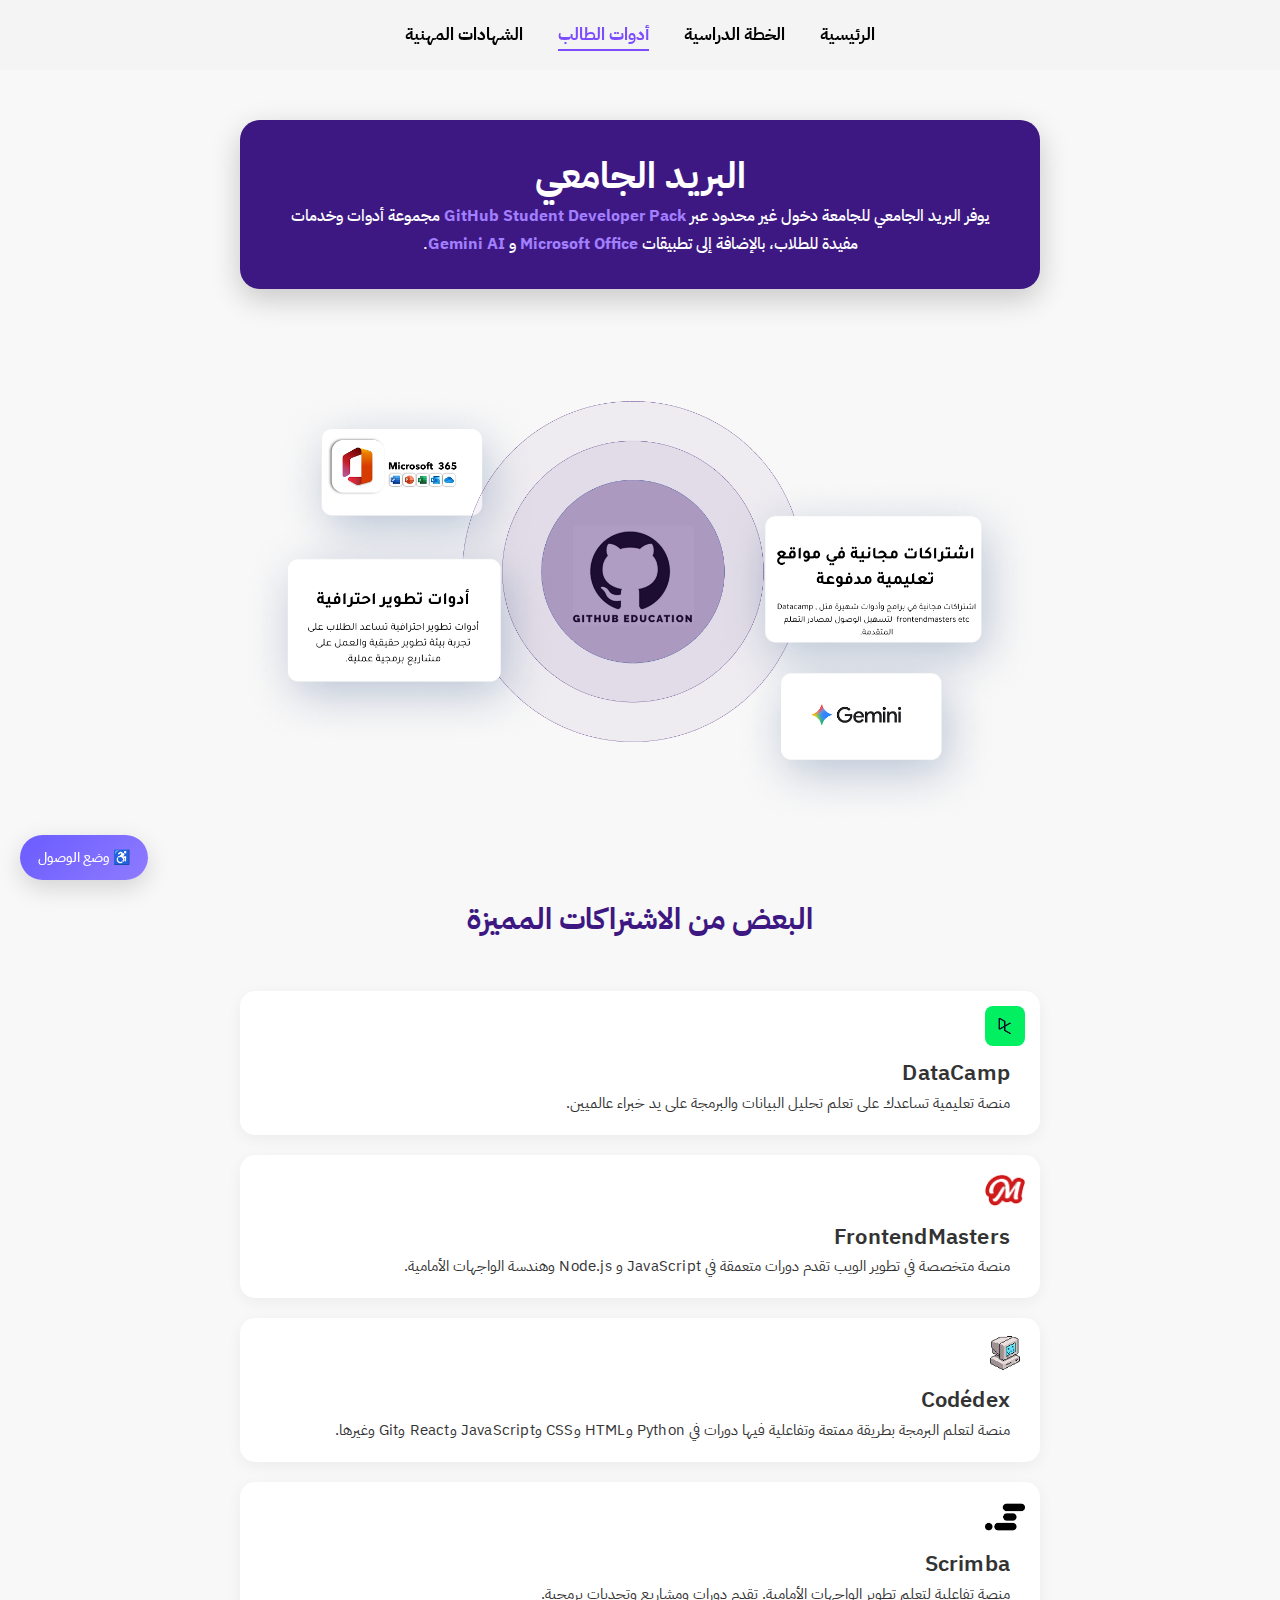
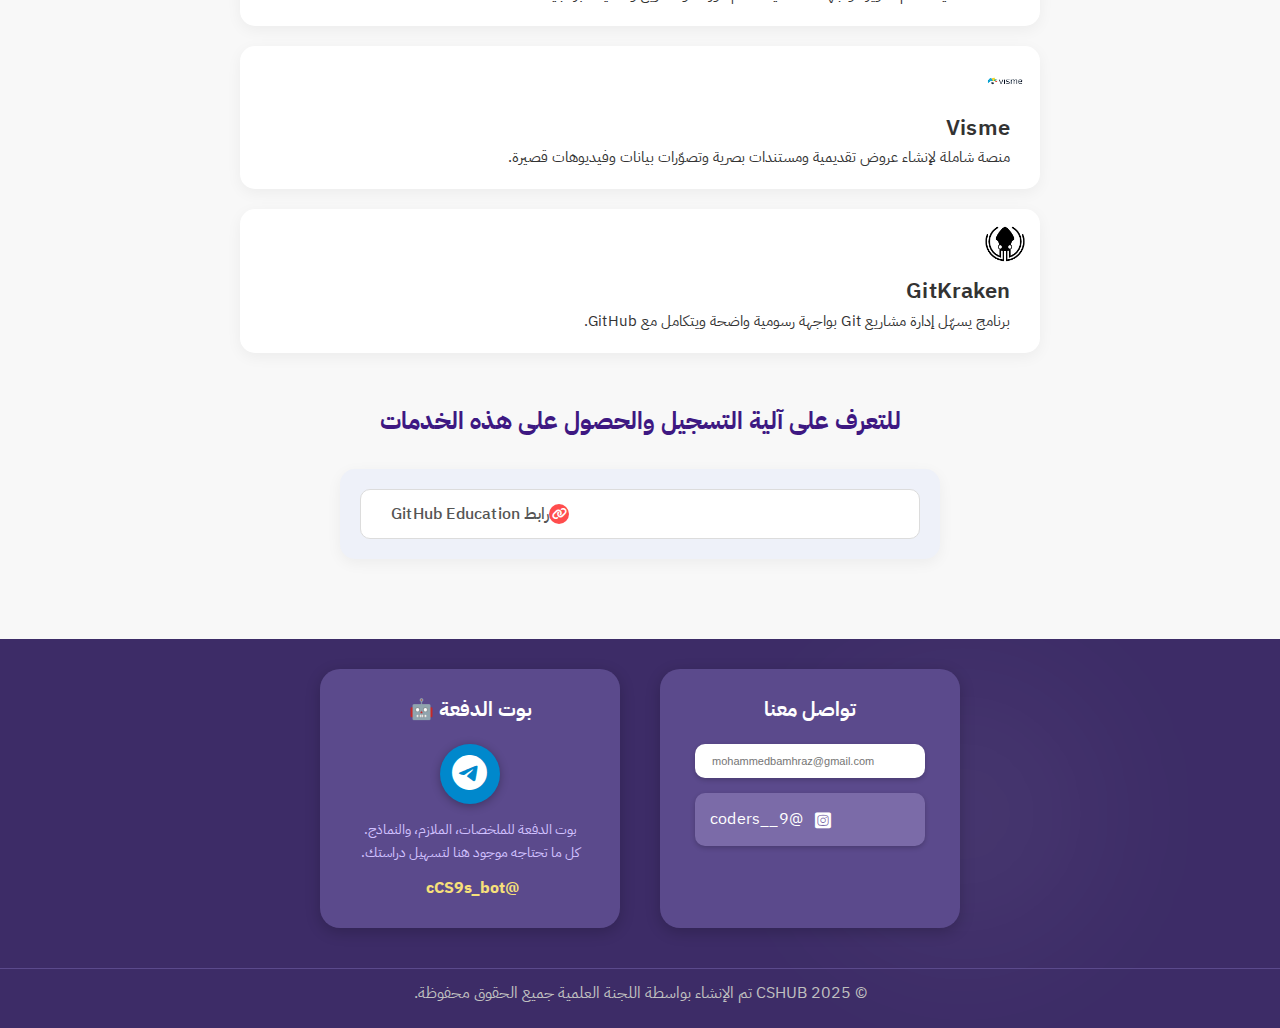
<file: StudentResources copy.html>
<!DOCTYPE html>
<html lang="ar" dir="rtl">
<head>
    <meta charset="UTF-8">
    <meta name="viewport" content="width=device-width, initial-scale=1.0">
    <title>أدوات الطالب</title>
<link href="https://fonts.googleapis.com/css2?family=IBM+Plex+Sans+Arabic:wght@300;400;500;600;700&display=swap" rel="stylesheet">
    <link rel="stylesheet" href="https://cdnjs.cloudflare.com/ajax/libs/font-awesome/6.0.0-beta3/css/all.min.css">
    <link rel="stylesheet" href="d.CSS">
    <link rel="icon" sizes="32x32" href="favicon.png">
    <link rel="icon" sizes="192x192" href="favicon.png">


    <style>


        body {
            background-color: #f4f4f4;
            margin: 0;
            padding-top: 70px;
        }
    </style>
</head>
<body>

<!-- الهيدر -->
<header class="top-bar">
    <nav aria-label="التنقل الرئيسي">
        <ul>
            <li><a href="index.html">الرئيسية</a></li>
            <li><a href="studyplan.html">الخطة الدراسية</a></li>
            <li><a href="StudentResources.html" class="active-link" aria-current="page">أدوات الطالب</a></li>
            <li><a href="certificates.html">الشهادات المهنية</a></li>
        </ul>
    </nav>
</header>

<!-- المحتوى الرئيسي -->
<main class="student-tools-page-container" aria-labelledby="tools-main-title">

    <!-- عنوان الصفحة -->
    <div class="university-email-header">
        <h1 id="tools-main-title">البريد الجامعي</h1>
        <p>
            يوفر البريد الجامعي للجامعة دخول غير محدود عبر
            <span class="highlight-text">GitHub Student Developer Pack</span>
            مجموعة أدوات وخدمات مفيدة للطلاب، بالإضافة إلى تطبيقات
            <span class="highlight-text">Microsoft Office</span>
            و
            <span class="highlight-text">Gemini AI</span>.
        </p>
    </div>

    <!-- صورة الأدوات -->
    <section class="tools-image-section" aria-label="صورة توضيحية للأدوات المتاحة للطلاب">
        <img src="LandingBage\Group 255.png" alt="تصميم يوضح أهم الأدوات الرقمية المتاحة للطلاب" class="main-tools-image">
    </section>

    <!-- الاشتراكات -->
    <section class="extra-subscriptions-section" aria-labelledby="subscriptions-title">

        <h2 id="subscriptions-title" class="section-title">البعض من الاشتراكات المميزة</h2>

        <div class="subscriptions-list-container" role="list">

            <a href="https://datacamp.com" target="_blank" class="subscription-card"
               role="listitem"
               aria-label="منصة داتا كامب لتعلم تحليل البيانات والبرمجة. يفتح في نافذة جديدة">
                <img src="LandingBage\Datacam.png" alt="" class="sub-logo" aria-hidden="true">
                <div class="text-content">
                    <h3>DataCamp</h3>
                    <p>منصة تعليمية تساعدك على تعلم تحليل البيانات والبرمجة على يد خبراء عالميين.</p>
                </div>
            </a>

            <a href="https://frontendmasters.com" target="_blank" class="subscription-card"
               role="listitem"
               aria-label="منصة Frontend Masters لتعلم تطوير الويب المتقدم. يفتح في نافذة جديدة">
                <img src="LandingBage\frontendmaser.png" alt="" class="sub-logo" aria-hidden="true">
                <div class="text-content">
                    <h3>FrontendMasters</h3>
                    <p>منصة متخصصة في تطوير الويب تقدم دورات متعمقة في JavaScript و Node.js وهندسة الواجهات الأمامية.</p>
                </div>
            </a>

            <a href="https://codedex.io" target="_blank" class="subscription-card"
               role="listitem"
               aria-label="منصة Codédex لتعلم البرمجة بطريقة تفاعلية. يفتح في نافذة جديدة">
                <img src="LandingBage\codex.png" alt="" class="sub-logo" aria-hidden="true">
                <div class="text-content">
                    <h3>Codédex</h3>
                    <p>منصة لتعلم البرمجة بطريقة ممتعة وتفاعلية فيها دورات في Python وHTML وCSS وJavaScript وReact وGit وغيرها.</p>
                </div>
            </a>

            <a href="https://scrimba.com" target="_blank" class="subscription-card"
               role="listitem"
               aria-label="منصة Scrimba لتعلم تطوير الواجهات الأمامية. يفتح في نافذة جديدة">
                <img src="LandingBage\scrimba.png" alt="" class="sub-logo" aria-hidden="true">
                <div class="text-content">
                    <h3>Scrimba</h3>
                    <p>منصة تفاعلية لتعلم تطوير الواجهات الأمامية. تقدم دورات ومشاريع وتحديات برمجية.</p>
                </div>
            </a>

            <a href="https://visme.co" target="_blank" class="subscription-card"
               role="listitem"
               aria-label="منصة Visme لإنشاء العروض التقديمية والتصاميم البصرية. يفتح في نافذة جديدة">
                <img src="LandingBage\visme.png" alt="" class="sub-logo" aria-hidden="true">
                <div class="text-content">
                    <h3>Visme</h3>
                    <p>منصة شاملة لإنشاء عروض تقديمية ومستندات بصرية وتصوّرات بيانات وفيديوهات قصيرة.</p>
                </div>
            </a>

            <a href="https://gitkraken.com" target="_blank" class="subscription-card"
               role="listitem"
               aria-label="برنامج GitKraken لإدارة مشاريع Git بواجهة رسومية. يفتح في نافذة جديدة">
                <img src="LandingBage\gitkagreb.png" alt="" class="sub-logo" aria-hidden="true">
                <div class="text-content">
                    <h3>GitKraken</h3>
                    <p>برنامج يسهّل إدارة مشاريع Git بواجهة رسومية واضحة ويتكامل مع GitHub.</p>
                </div>
            </a>

        </div>
    </section>

    <!-- رابط التسجيل -->
    <section class="registration-link-section" aria-labelledby="registration-title">

        <h2 id="registration-title" class="section-title">
            للتعرف على آلية التسجيل والحصول على هذه الخدمات
        </h2>

        <div class="registration-link-box">
            <a href="https://docs.github.com/en/education/about-github-education/github-education-for-students/apply-to-github-education-as-a-student#what-documents-can-i-use-to-prove-im-a-student"
               target="_blank"
               class="link-item"
               aria-label="الانتقال إلى صفحة التسجيل في GitHub Education. يفتح في نافذة جديدة">
                <i class="fas fa-link" aria-hidden="true"></i>
                <span>رابط GitHub Education</span>
            </a>
        </div>

    </section>

</main>

<!-- الفوتر -->
<footer class="site-footer" aria-label="تذييل الصفحة ومعلومات التواصل">

    <div class="footer-blur-light" aria-hidden="true"></div>

    <div class="footer-container">

        <div class="footer-box contact-box" aria-labelledby="contact-title">
            <h2 id="contact-title">تواصل معنا</h2>

            <div class="contact-links">
                <div class="contact-item email-input">
                    <input type="email" placeholder="mohammedbamhraz@gmail.com"
                           aria-label="البريد الإلكتروني للتواصل">
                </div>

                <a href="https://www.instagram.com/coders__9/" target="_blank"
                   class="contact-item social-link instagram"
                   aria-label="زيارة حساب إنستقرام كودرز 9. يفتح في نافذة جديدة">
                    <i class="fab fa-instagram-square" aria-hidden="true"></i>
                    <span>@coders__9</span>
                </a>
            </div>
        </div>

        <div class="footer-box bot-box" aria-labelledby="bot-title">
            <h2 id="bot-title">بوت الدفعة 🤖</h2>

            <a href="https://t.me/cCS9s_bot" target="_blank"
               class="telegram-icon"
               aria-label="الانتقال إلى بوت الدفعة على تيليجرام. يفتح في نافذة جديدة">
                <i class="fab fa-telegram-plane" aria-hidden="true"></i>
            </a>

            <p class="bot-description">
                بوت الدفعة للملخصات، الملازم، والنماذج. كل ما تحتاجه موجود هنا لتسهيل دراستك.
            </p>

            <p class="bot-username" aria-label="اسم مستخدم البوت: @cCS9s_bot">
                <span class="highlight">@cCS9s_bot</span>
            </p>
        </div>

    </div>

    <div class="copyright" aria-label="معلومات حقوق النشر">
        <div class="copyright-content">
            <span class="copyright-symbol" aria-hidden="true">©</span>
            <span class="year">2025 CSHUB</span>
            <span>تم الإنشاء بواسطة</span>
            <span class="highlight-entity">اللجنة العلمية</span>
            <span>جميع الحقوق محفوظة.</span>
        </div>
    </div>

</footer>

<!-- زر الوصول -->
<button class="a11y-toggle"
        aria-pressed="false"
        aria-label="تفعيل أو إيقاف وضع الاحتياجات الخاصة">
  ♿ وضع الوصول
</button>

<script src="voice.js"></script>
</body>
</html>
</file>
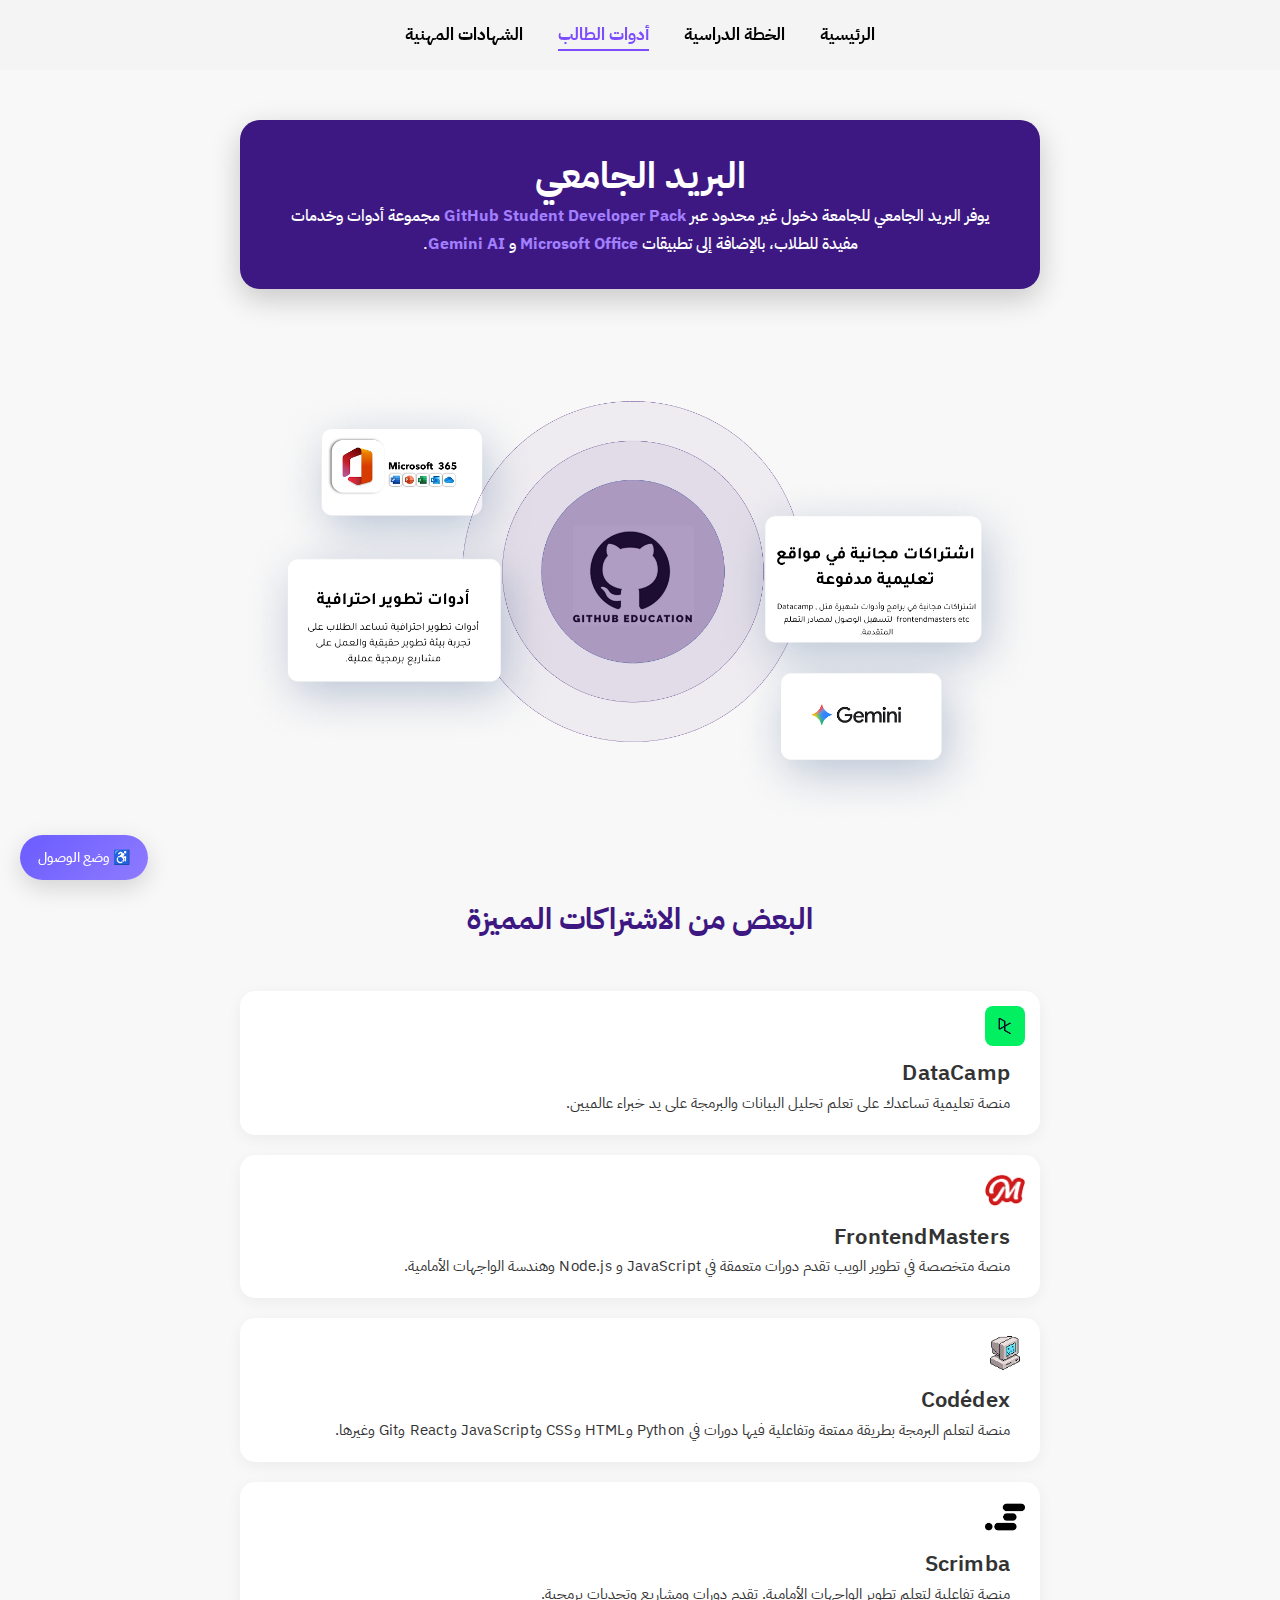
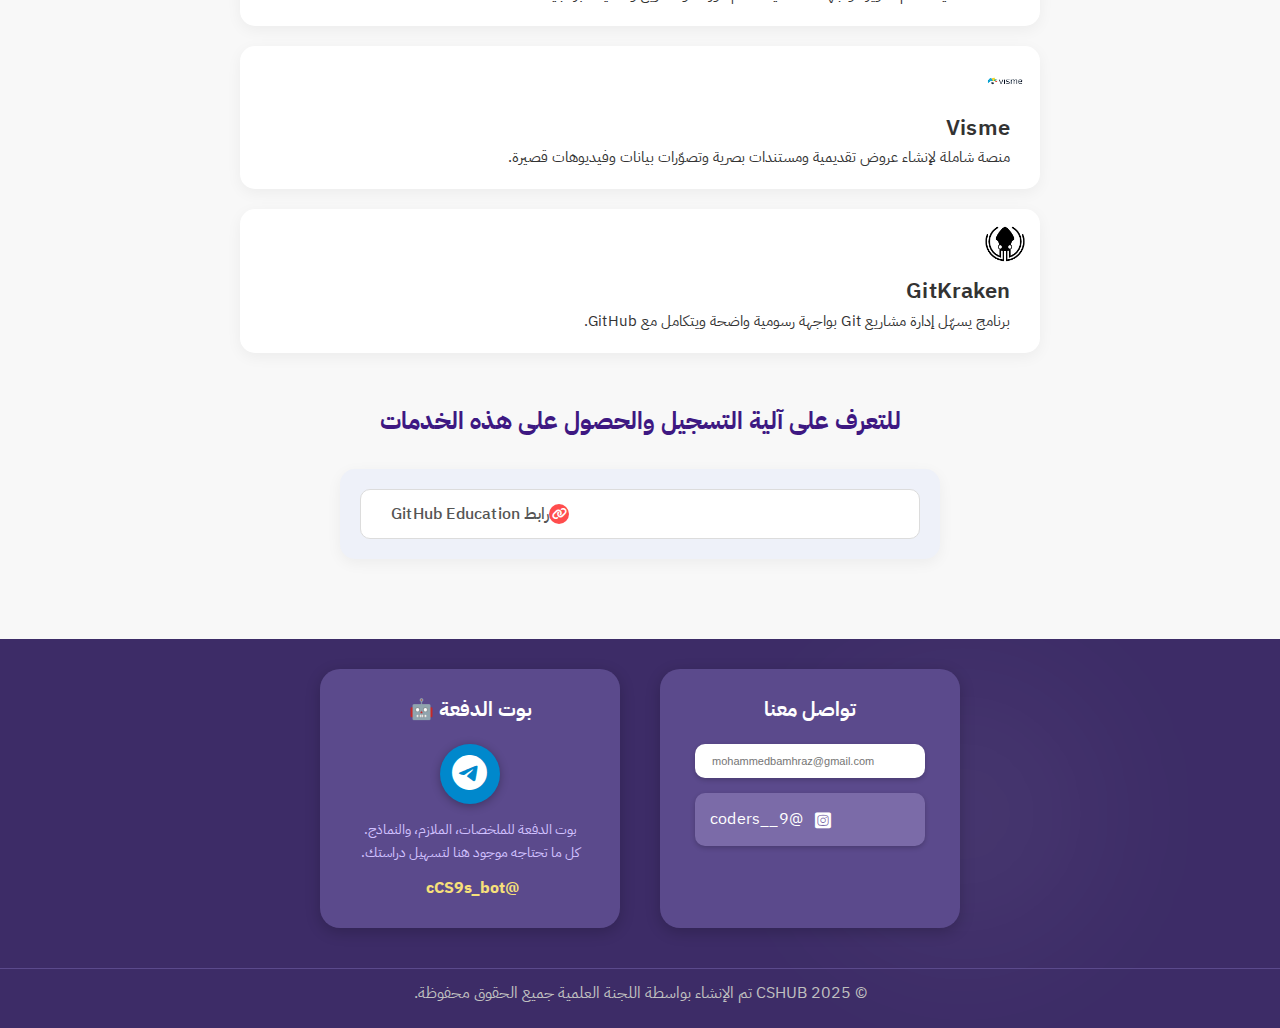
<file: StudentResources.html>
<!DOCTYPE html>
<html lang="ar" dir="rtl">
<head>
    <meta charset="UTF-8">
    <meta name="viewport" content="width=device-width, initial-scale=1.0">
    <title>أدوات الطالب</title>
<link href="https://fonts.googleapis.com/css2?family=IBM+Plex+Sans+Arabic:wght@300;400;500;600;700&display=swap" rel="stylesheet">
    <link rel="stylesheet" href="https://cdnjs.cloudflare.com/ajax/libs/font-awesome/6.0.0-beta3/css/all.min.css">
    <link rel="stylesheet" href="d.CSS">
    <link rel="icon" sizes="32x32" href="favicon.png">
    <link rel="icon" sizes="192x192" href="favicon.png">


    <style>


        body {
            background-color: #f4f4f4;
            margin: 0;
            padding-top: 70px;
        }
    </style>
</head>
<body>

<!-- الهيدر -->
<header class="top-bar">
    <nav aria-label="التنقل الرئيسي">
        <ul>
            <li><a href="index.html">الرئيسية</a></li>
            <li><a href="studyplan.html">الخطة الدراسية</a></li>
            <li><a href="StudentResources.html" class="active-link" aria-current="page">أدوات الطالب</a></li>
            <li><a href="certificates.html">الشهادات المهنية</a></li>
        </ul>
    </nav>
</header>

<!-- المحتوى الرئيسي -->
<main class="student-tools-page-container" aria-labelledby="tools-main-title">

    <!-- عنوان الصفحة -->
    <div class="university-email-header">
        <h1 id="tools-main-title">البريد الجامعي</h1>
        <p>
            يوفر البريد الجامعي للجامعة دخول غير محدود عبر
            <span class="highlight-text">GitHub Student Developer Pack</span>
            مجموعة أدوات وخدمات مفيدة للطلاب، بالإضافة إلى تطبيقات
            <span class="highlight-text">Microsoft Office</span>
            و
            <span class="highlight-text">Gemini AI</span>.
        </p>
    </div>

   </div>
        <section class="tools-image-section">
            <img src="LandingBage\Group 255.png" alt="تصميم الأدوات الرئيسية" class="main-tools-image">
        </section>

    <!-- الاشتراكات -->
    <section class="extra-subscriptions-section" aria-labelledby="subscriptions-title">

        <h2 id="subscriptions-title" class="section-title">البعض من الاشتراكات المميزة</h2>

        <div class="subscriptions-list-container" role="list">

            <a href="https://datacamp.com" target="_blank" class="subscription-card"
               role="listitem"
               aria-label="منصة داتا كامب لتعلم تحليل البيانات والبرمجة. يفتح في نافذة جديدة">
                <img src="LandingBage\Datacam.png" alt="" class="sub-logo" aria-hidden="true">
                <div class="text-content">
                    <h3>DataCamp</h3>
                    <p>منصة تعليمية تساعدك على تعلم تحليل البيانات والبرمجة على يد خبراء عالميين.</p>
                </div>
            </a>

            <a href="https://frontendmasters.com" target="_blank" class="subscription-card"
               role="listitem"
               aria-label="منصة Frontend Masters لتعلم تطوير الويب المتقدم. يفتح في نافذة جديدة">
                <img src="LandingBage\frontendmaser.png" alt="" class="sub-logo" aria-hidden="true">
                <div class="text-content">
                    <h3>FrontendMasters</h3>
                    <p>منصة متخصصة في تطوير الويب تقدم دورات متعمقة في JavaScript و Node.js وهندسة الواجهات الأمامية.</p>
                </div>
            </a>

            <a href="https://codedex.io" target="_blank" class="subscription-card"
               role="listitem"
               aria-label="منصة Codédex لتعلم البرمجة بطريقة تفاعلية. يفتح في نافذة جديدة">
                <img src="LandingBage\codex.png" alt="" class="sub-logo" aria-hidden="true">
                <div class="text-content">
                    <h3>Codédex</h3>
                    <p>منصة لتعلم البرمجة بطريقة ممتعة وتفاعلية فيها دورات في Python وHTML وCSS وJavaScript وReact وGit وغيرها.</p>
                </div>
            </a>

            <a href="https://scrimba.com" target="_blank" class="subscription-card"
               role="listitem"
               aria-label="منصة Scrimba لتعلم تطوير الواجهات الأمامية. يفتح في نافذة جديدة">
                <img src="LandingBage\scrimba.png" alt="" class="sub-logo" aria-hidden="true">
                <div class="text-content">
                    <h3>Scrimba</h3>
                    <p>منصة تفاعلية لتعلم تطوير الواجهات الأمامية. تقدم دورات ومشاريع وتحديات برمجية.</p>
                </div>
            </a>

            <a href="https://visme.co" target="_blank" class="subscription-card"
               role="listitem"
               aria-label="منصة Visme لإنشاء العروض التقديمية والتصاميم البصرية. يفتح في نافذة جديدة">
                <img src="LandingBage\visme.png" alt="" class="sub-logo" aria-hidden="true">
                <div class="text-content">
                    <h3>Visme</h3>
                    <p>منصة شاملة لإنشاء عروض تقديمية ومستندات بصرية وتصوّرات بيانات وفيديوهات قصيرة.</p>
                </div>
            </a>

            <a href="https://gitkraken.com" target="_blank" class="subscription-card"
               role="listitem"
               aria-label="برنامج GitKraken لإدارة مشاريع Git بواجهة رسومية. يفتح في نافذة جديدة">
                <img src="LandingBage\gitkagreb.png" alt="" class="sub-logo" aria-hidden="true">
                <div class="text-content">
                    <h3>GitKraken</h3>
                    <p>برنامج يسهّل إدارة مشاريع Git بواجهة رسومية واضحة ويتكامل مع GitHub.</p>
                </div>
            </a>

        </div>
    </section>

    <!-- رابط التسجيل -->
    <section class="registration-link-section" aria-labelledby="registration-title">

        <h2 id="registration-title" class="section-title">
            للتعرف على آلية التسجيل والحصول على هذه الخدمات
        </h2>

        <div class="registration-link-box">
            <a href="https://docs.github.com/en/education/about-github-education/github-education-for-students/apply-to-github-education-as-a-student#what-documents-can-i-use-to-prove-im-a-student"
               target="_blank"
               class="link-item"
               aria-label="الانتقال إلى صفحة التسجيل في GitHub Education. يفتح في نافذة جديدة">
                <i class="fas fa-link" aria-hidden="true"></i>
                <span>رابط GitHub Education</span>
            </a>
        </div>

    </section>

</main>

<!-- الفوتر -->
<footer class="site-footer" aria-label="تذييل الصفحة ومعلومات التواصل">

    <div class="footer-blur-light" aria-hidden="true"></div>

    <div class="footer-container">

        <div class="footer-box contact-box" aria-labelledby="contact-title">
            <h2 id="contact-title">تواصل معنا</h2>

            <div class="contact-links">
                <div class="contact-item email-input">
                    <input type="email" placeholder="mohammedbamhraz@gmail.com"
                           aria-label="البريد الإلكتروني للتواصل">
                </div>

                <a href="https://www.instagram.com/coders__9/" target="_blank"
                   class="contact-item social-link instagram"
                   aria-label="زيارة حساب إنستقرام كودرز 9. يفتح في نافذة جديدة">
                    <i class="fab fa-instagram-square" aria-hidden="true"></i>
                    <span>@coders__9</span>
                </a>
            </div>
        </div>

        <div class="footer-box bot-box" aria-labelledby="bot-title">
            <h2 id="bot-title">بوت الدفعة 🤖</h2>

            <a href="https://t.me/cCS9s_bot" target="_blank"
               class="telegram-icon"
               aria-label="الانتقال إلى بوت الدفعة على تيليجرام. يفتح في نافذة جديدة">
                <i class="fab fa-telegram-plane" aria-hidden="true"></i>
            </a>

            <p class="bot-description">
                بوت الدفعة للملخصات، الملازم، والنماذج. كل ما تحتاجه موجود هنا لتسهيل دراستك.
            </p>

            <p class="bot-username" aria-label="اسم مستخدم البوت: @cCS9s_bot">
                <span class="highlight">@cCS9s_bot</span>
            </p>
        </div>

    </div>

    <div class="copyright" aria-label="معلومات حقوق النشر">
        <div class="copyright-content">
            <span class="copyright-symbol" aria-hidden="true">©</span>
            <span class="year">2025 CSHUB</span>
            <span>تم الإنشاء بواسطة</span>
            <span class="highlight-entity">اللجنة العلمية</span>
            <span>جميع الحقوق محفوظة.</span>
        </div>
    </div>

</footer>

<!-- زر الوصول -->
<button class="a11y-toggle"
        aria-pressed="false"
        aria-label="تفعيل أو إيقاف وضع الاحتياجات الخاصة">
  ♿ وضع الوصول
</button>

<script src="voice.js"></script>
</body>
</html>
</file>
<file: d.CSS>
/* General Styles */
/* الخط الأساسي للموقع */
body {
  font-family: 'IBM Plex Sans Arabic', sans-serif;
  font-weight: 400;
  line-height: 1.8;
  color: #1f1f1f;
}

/* العناوين الرئيسية */
h1 {
  font-size: 2.3rem;
  font-weight: 700;
  line-height: 1.4;
}

h2 {
  font-size: 1.8rem;
  font-weight: 600;
  line-height: 1.5;
}

h3 {
  font-size: 1.35rem;
  font-weight: 600;
  line-height: 1.6;
}

/* النصوص العادية */
p,
span,
li {
  font-size: 1rem;
  font-weight: 400;
}

/* الروابط والأزرار */
a,
button {
  font-family: 'IBM Plex Sans Arabic', sans-serif;
  font-weight: 500;
  letter-spacing: 0.2px;
}

* {
    margin: 0;
    box-sizing: border-box;
}
body {
    background-color: #f4f4f4;
    direction: rtl;
    color: #333;
    font-weight: 400;
}
a {
    text-decoration: none;
    color: inherit;
}

.top-bar {
    position: fixed;
    top: 0;
    width: 100%;
    background: transparent;
    backdrop-filter: blur(10px);
    box-shadow: none;
    z-index: 1000;
    transition: all 0.3s ease;
    display: flex;
    align-items: center;
    justify-content: center;
    height: 70px;
}
.top-bar nav ul {
    list-style: none;
    display: flex;
    gap: 35px;
    padding: 0;
}
.top-bar nav ul li a {
    color: #000;
    font-weight: 700;
    font-size: 17px;
    position: relative;
    transition: all 0.3s ease;
}
.top-bar nav ul li a::after {
    content: '';
    position: absolute;
    bottom: -4px;
    right: 0;
    width: 0%;
    height: 2px;
    background-color: #7C4DFF;
    transition: width 0.4s ease;
}
.top-bar nav ul li a:hover::after,
.top-bar nav ul li a.active-link::after {
    width: 100%;
}
.top-bar nav ul li a:hover,
.top-bar nav ul li a.active-link {
    color: #7C4DFF;
    transform: translateY(-2px);
}

/*Footer */
.site-footer {
    background-color: #3d2c67;
    color: #ffffff;
    padding: 30px 0 10px;
    position: relative;
}
.footer-blur-light {
    position: absolute;
    top: 50px;
    right: 15%;
    width: 250px;
    height: 250px;
    background-color: rgba(255, 255, 255, 0.1);
    border-radius: 50%;
    filter: blur(80px);
    opacity: 0.6;
    z-index: 0;
}
.footer-container {
    display: flex;
    justify-content: center;
    gap: 40px;
    max-width: 1200px;
    margin: 0 auto;
    padding: 0 20px 30px;
    position: relative;
    z-index: 2;
}
.footer-box {
    background-color: #5b4a8c;
    border-radius: 20px;
    padding: 25px 35px;
    width: 300px;
    box-shadow: 0 4px 15px rgba(0, 0, 0, 0.2);
    min-height: 150px;
    display: flex;
    flex-direction: column;
    align-items: center;
}
.footer-box h2 {
    margin-bottom: 20px;
    font-size: 20px;
    font-weight: 700;
    color: #fff;
}
.contact-links {
    display: flex;
    flex-direction: column;
    gap: 15px;
    width: 100%;
}
.contact-item {
    background-color: #7b6ba8;
    border-radius: 10px;
    padding: 12px 15px;
    display: flex;
    align-items: center;
    transition: all 0.3s;
    color: #fff;
    font-weight: 700;
    box-shadow: 0 2px 5px rgba(0, 0, 0, 0.2);
    justify-content: flex-end;
}
.contact-item:hover {
    background-color: #bfbfbf;
    transform: translateY(-2px);
    color: #333;
}
.contact-item i {
    font-size: 18px;
    margin-left: 10px;
    min-width: 20px;
    text-align: center;
}
.email-input {
    background-color: #fff; 
    padding: 10px 15px;
    cursor: default;
    border-radius: 10px;
    display: flex;
    align-items: center;
    box-shadow: 0 2px 5px rgba(0, 0, 0, 0.2);
}
.email-input input {
    flex-grow: 1;
    border: none;
    background: transparent;
    color: #000000; 
    outline: none;
    font-size: 11px;
    text-align: left;
    font-weight: 400;
    direction: ltr; 
}
.email-input i {
    color: #000000; 
    font-size: 18px;
    margin-left: 10px;
}
.bot-box {
    text-align: center;
    justify-content: flex-start;
}
.telegram-icon {
    display: inline-block;
    background-color: #0088cc;
    color: #ffffff;
    border-radius: 50%;
    width: 60px;
    height: 60px;
    line-height: 60px;
    font-size: 36px;
    margin-bottom: 15px;
    box-shadow: 0 2px 10px rgba(0, 0, 0, 0.3);
    transition: transform 0.3s;
}
.telegram-icon:hover {
    transform: scale(1.1);
}
.bot-description {
    font-size: 14px;
    line-height: 1.6;
    margin-bottom: 10px;
    color: #d1c1ff;
}
.bot-username {
    font-size: 15px;
    color: #fff;
}
.bot-username .highlight {
    font-weight: 700;
    color: #f7e07a;
    margin-left: 5px;
}
.copyright {
    text-align: center;
    margin-top: 10px;
    padding: 10px 0;
    border-top: 1px solid #5b4a8c;
    font-size: 15px;
    color: #c0c0c0;
    position: relative;
    z-index: 2;
}

/* index */
.main-content {
    display: flex;
    flex-direction: row-reverse;
    justify-content: space-between;
    align-items: center;
    color: #fff;
    height: 100vh;
    padding: 0 80px;
    padding-top: 70px;
    background-color: #5829AB;
    width: 100%;
    margin-bottom: 0;
    overflow: hidden;
}
.illustration {
    padding-left: 50px;
}
.illustration img {
    width: 480px;
    max-width: 90%;
    animation: float 4s ease-in-out infinite;
}
.text-box {
    background-color: #3E1882;
    width: 400px;
    min-height: 245px;
    padding: 60px 50px;
    border-radius: 40px;
    text-align: right;
    box-shadow: 0 10px 30px rgba(0, 0, 0, 0.15);
    animation: fadeInLeft 1s ease;
    display: flex;
    flex-direction: column;
    justify-content: center;
}
.text-box p {
    font-size: 32px;
    line-height: 1.5;
    font-weight: 800;
    margin: 0;
}
.text-box p span.highlight {
  font-family: 'IBM Plex Sans Arabic', sans-serif;
    font-size: 2.3rem;
  font-weight: 700;
  line-height: 1.4;
    color: #A17FFF;
}
@keyframes fadeInLeft {
    from {
        opacity: 0;
        transform: translateX(-60px);
    }
    to {
        opacity: 1;
        transform: translateX(0);
    }
}
@keyframes float {
    0%,
    100% {
        transform: translateY(0px);
    }
    50% {
        transform: translateY(-10px);
    }
}
.more-section {
    background-color: #F8F8F8;
    padding: 40px 60px;
    color: #000;
}
.more-section h2 {
    text-align: center;
    font-size: 28px;
    margin-bottom: 25px;
    font-weight: 800;
}
.about-cards {
    display: flex;
    flex-wrap: wrap;
    justify-content: center;
    gap: 15px;
    max-width: 1100px;
    margin: 0 auto;
}
.about-cards .card {
    width: 356.66px;
    min-height: 250px;
    border-radius: 20px;
    box-shadow: 0 5px 15px rgba(0, 0, 0, 0.05);
    padding: 30px 20px;
    text-align: center;
    position: relative;
    overflow: hidden;
    transition: all 0.3s ease;
}
.about-cards .card-1,
.about-cards .card-3 {
    background-color: #FFFFFF;
}
.about-cards .card-2 {
    background-color: #F0F0F0;
}
.about-cards .card::after {
    content: "";
    position: absolute;
    top: 0;
    left: 0;
    width: 0%;
    height: 4px;
    background-color: #7C4DFF;
    transition: width 0.5s ease;
}
.about-cards .card:hover::after {
    width: 100%;
}
.about-cards .card:hover {
    box-shadow: 0 12px 25px rgba(0, 0, 0, 0.15);
    transform: translateY(-5px);
}
.card-icon {
    font-size: 45px;
    color: #5829AB;
    margin-bottom: 15px;
    display: block;
    transition: all 0.3s ease;
}
.about-cards .card:hover .card-icon {
    color: #7C4DFF;
    transform: translateY(-5px) scale(1.1);
}
.about-cards .card h3 {
    font-size: 18px;
    font-weight: 700;
    margin-bottom: 10px;
}
.about-cards .card p {
    font-size: 15px;
    line-height: 1.7;
    color: #333;
}
.traits-grid,
.skills-grid {
    display: grid;
    grid-template-columns: repeat(3, 1fr);
    gap: 25px;
    max-width: 900px;
    margin: 25px auto 40px auto;
    justify-items: center;
    align-items: center;
}
.trait,
.skill {
    background-color: #fff;
    border-radius: 15px;
    border: 1px solid #e0e0e0;
    padding: 15px;
    box-shadow: 0 2px 8px rgba(0, 0, 0, 0.05);
    font-size: 16px;
    display: flex;
    flex-direction: row-reverse;
    align-items: center;
    justify-content: space-between;
    width: 100%;
    height: 60px;
    transition: all 0.4s ease;
    font-weight: 700;
    color: #333;
}
.trait span,
.skill span {
    text-align: center;
    flex-grow: 1;
    padding-right: 10px;
}
.trait i,
.skill i {
    background-color: #eee;
    color: #5829AB;
    border-radius: 50%;
    width: 40px;
    height: 40px;
    line-height: 40px;
    font-size: 18px;
    text-align: center;
    flex-shrink: 0;
    margin-right: 5px;
    box-shadow: 0 1px 4px rgba(0, 0, 0, 0.1);
    transition: all 0.4s ease;
}
.trait:hover,
.skill:hover {
    box-shadow: 0 8px 15px rgba(0, 0, 0, 0.15);
    transform: translateY(-3px);
    border-color: #7C4DFF;
}
.trait:hover i,
.skill:hover i {
    background-color: #7C4DFF;
    color: #fff;
    transform: rotate(10deg);
}

/* StudyPlan*/
.study-plan-container {
    padding-top: 80px;
    padding-bottom: 60px;
    background-color: #F4F4F4;
    min-height: 100vh;
}
.header-section {
    position: relative;
    background: linear-gradient(135deg, #4b0082 0%, #6a11cb 100%);
    padding: 80px 20px;
    text-align: center;
    color: #ffffff;
    overflow: hidden;
    border-radius: 0 0 50px 50px;
    box-shadow: 0 10px 30px rgba(0, 0, 0, 0.3);
    margin-bottom: 50px;
}
.header-section .main-title {
    font-size: 3.5em;
    font-weight: 800;
    margin-bottom: 15px;
    letter-spacing: 2px;
    text-shadow: 3px 3px 8px rgba(0, 0, 0, 0.4);
}
.header-section .subtitle {
    font-size: 1.5em;
    font-weight: 400;
    line-height: 1.6;
    margin-bottom: 30px;
    text-shadow: 1px 1px 4px rgba(0, 0, 0, 0.3);
}
.alert-box {
    background-color: rgba(255, 255, 255, 0.2);
    border-radius: 15px;
    padding: 20px 30px;
    display: flex;
    align-items: center;
    justify-content: center;
    max-width: 600px;
    margin: 30px auto 0 auto;
    box-shadow: 0 8px 25px rgba(0, 0, 0, 0.3);
    backdrop-filter: blur(5px);
    border: 1px solid rgba(255, 255, 255, 0.3);
    transition: transform 0.3s ease, box-shadow 0.3s ease;
    cursor: pointer;
}
.alert-box:hover {
    transform: translateY(-5px);
    box-shadow: 0 12px 35px rgba(0, 0, 0, 0.4);
}
.alert-box i {
    font-size: 1.8em;
    color: #ffeb3b;
    margin-inline-end: 15px;
    animation: pulse 2s infinite;
}
.alert-box span {
    font-size: 1.1em;
    font-weight: 600;
    color: #ffffff;
}
@keyframes pulse {
    0% {
        transform: scale(1);
    }
    50% {
        transform: scale(1.05);
    }
    100% {
        transform: scale(1);
    }
}
.semester-level {
    max-width: 1200px;
    margin: 10px auto;
    padding: 0 15px;
}
.level-title {
    background-color: #5a2e9b;
    color: #fff;
    font-size: 22px; 
    font-weight: 700;
    border-radius: 10px; 
    max-width: 1300px;
    box-shadow: 0 4px 10px rgba(0, 0, 0, 0.1);
    display: flex;
    align-items: center; 
    justify-content: flex-start;
    padding: 15px 30px 12px 30px;
    transition: transform 0.3s ease, box-shadow 0.3s ease;
}
.level-title i {
    color: #FFD700;
    margin-left: 15px;
    font-size: 26px;
    transition: transform 0.3s ease-in-out;
}
.level-title i:hover {
    transform: translateY(-3px);
    cursor: pointer;
}
.table-responsive {
    margin-top: 0;
    margin-bottom: 25px;
    box-shadow: 0 4px 15px rgba(0, 0, 0, 0.05);
    border-radius: 0 0 10px 10px;
    overflow-x: auto;
    max-width: none;
    padding: 0;
}
.course-table {
    width: 100%;
    border-collapse: collapse; 
    border-spacing: 0;
    background-color: #fff;
    min-width: 800px;
}
.course-table thead tr {
    background-color: #e6f0ff; 
}
.course-table thead th {
    background-color: #e6f0ff;
    color: #3e1882;
    font-weight: 700;
    padding: 12px 10px;
    text-align: center;
    font-size: 15px;
    border-top: none;
    border-left: none;
    border-right: none;
    border-bottom: 2px solid #ddd;
    white-space: nowrap;
}
.course-table tbody td {
    padding: 12px 10px;
    font-size: 15px;
    color: #333;
    border-bottom: 1px solid #eee;
    transition: background-color 0.2s ease, transform 0.2s ease;
    white-space: nowrap;
    text-align: center;
}
.course-table tbody td:nth-child(3) {
    text-align: right; 
    font-weight: 500;
}
.course-table tbody tr:nth-child(even) {
    background-color: #f9f9f9;
}
.course-table tbody tr:hover {
    background-color: #f5f0ff;
    transform: translateY(-1px);
    box-shadow: 0 2px 5px rgba(0, 0, 0, 0.05);
    cursor: default;
}

/* StudentResources */
.student-tools-page-container {
    background-color: #F8F8F8;
    padding-top: 50px;
    padding-bottom: 80px;
    min-height: 100vh;
}
.university-email-header {
    background-color: #3E1882;
    color: #fff;
    max-width: 800px;
    margin: 0 auto 80px auto;
    padding: 30px 40px;
    border-radius: 20px;
    text-align: center;
    box-shadow: 0 10px 30px rgba(0, 0, 0, 0.2);
}
.university-email-header h2 {
    font-size: 28px;
    font-weight: 800;
    margin-bottom: 15px;
}
.university-email-header p {
    font-size: 16px;
    line-height: 1.8;
    font-weight: 500;
}
.university-email-header .highlight-text {
    color: #A17FFF;
    font-weight: 700;
}
.main-tools-image {
    width: 100%;       
    max-width: 800px;   
height: auto;   
    display: block;
    margin: 20px auto;
}
.tools-image-section {
    text-align: center;
    margin-bottom: 50px;
    width: 100%;
    overflow: hidden; 
}
.extra-subscriptions-section {
    padding: 0 20px;
    max-width: 1000px;
    margin: 0 auto;
}
.extra-subscriptions-section .section-title {
    text-align: center;
    font-size: 30px;
    font-weight: 800;
    color: #3E1882;
    margin-bottom: 50px;
}
.subscriptions-list-container {
    display: flex;
    flex-direction: column;
    align-items: center;
    gap: 20px;
}
.subscription-card {
    width: 100%;
    max-width: 800px;
    background-color: #ffffff;
    padding: 20px 30px;
    border-radius: 15px;
    box-shadow: 0 4px 15px rgba(0, 0, 0, 0.05);
    display: block;
    position: relative;
    transition: all 0.3s cubic-bezier(0.25, 0.8, 0.25, 1);
}
.subscription-card:hover {
    transform: translateY(-5px);
    box-shadow: 0 10px 20px rgba(0, 0, 0, 0.1);
}
.subscription-card .sub-logo {
    width: 40px;
    height: 40px;
    object-fit: contain;
    border-radius: 8px;
    position: absolute;
    top: 15px;
    right: 15px;
    flex-shrink: 0;
    transition: transform 0.3s ease;
}
.subscription-card:hover .sub-logo {
    transform: scale(1.1) rotate(5deg);
}
.subscription-card .text-content {
    text-align: right;
    padding-top: 45px;
}
.subscription-card .text-content h2 {
    font-size: 20px;
    font-weight: 800;
    color: #3E1882;
    margin: 0 0 5px 0;
    line-height: 1.2;
}
.subscription-card .text-content p {
    font-size: 15px;
    line-height: 1.6;
    margin: 0;
}
.registration-link-section {
    padding: 50px 20px 0;
    text-align: center;
}
.registration-link-section .section-title {
    font-size: 24px;
    font-weight: 700;
    color: #3E1882;
    margin-bottom: 30px;
}
.registration-link-box {
    max-width: 600px;
    margin: 0 auto;
    background-color: #eef1f9;
    border-radius: 15px;
    padding: 20px;
    box-shadow: 0 4px 15px rgba(0, 0, 0, 0.05);
}
.registration-link-box .link-item {
    display: flex;
    justify-content: flex-end;
    align-items: center;
    background-color: #fff;
    border: 1px solid #dcdcdc;
    border-radius: 10px;
    padding: 10px 15px;
    color: #555;
    font-size: 16px;
    font-weight: 700;
    transition: all 0.3s ease;
}
.registration-link-box .link-item:hover {
    box-shadow: 0 4px 10px rgba(124, 77, 255, 0.2);
    border-color: #7C4DFF;
    transform: translateY(-2px);
}
.registration-link-box .link-item i {
    background-color: #ff4d4d;
    color: #fff;
    border-radius: 50%;
    width: 20px;
    height: 20px;
    line-height: 20px;
    text-align: center;
    font-size: 12px;
    margin-right: 10px;
    margin-left: 0;
}
.registration-link-box .link-item span {
    color: #555;
    margin-left: 15px;
    font-weight: 500;
}

/*certificate */
.page-container {
    max-width: 1000px;
    margin: 110px auto 40px auto;
    padding: 0 15px 70px;
}
.certificates-header-section {
    background: linear-gradient(105deg, #7a00ff 0%, #3b0066 100%);
    color: #fff;
    padding: 60px 30px;
    text-align: center;
    margin-bottom: 60px;
    border-radius: 20px;
    box-shadow: 0 15px 40px rgba(59, 0, 102, 0.4);
    position: relative;
    overflow: hidden;
}
.certificates-header-section::after {
    content: '';
    position: absolute;
    bottom: -50px;
    left: 20%;
    width: 100px;
    height: 100px;
    background: rgba(255, 255, 255, 0.15);
    border-radius: 50%;
    filter: blur(30px);
}
.header-title {
    font-size: 40px;
    font-weight: 900;
    margin-bottom: 10px;
    text-shadow: 1px 1px 2px rgba(0, 0, 0, 0.1);
}
.header-description {
    font-size: 19px;
    font-weight: 500;
    opacity: 0.9;
}
.certs-category-section {
    margin-bottom: 70px;
}
.certs-category-section .category-title {
    font-size: 32px;
    font-weight: 900;
    color: #3b0066;
    margin-bottom: 40px;
    padding-bottom: 10px;
    width: fit-content;
    border-bottom: 5px solid #7a00ff;
    margin-right: 0;
}
.certs-category-section .category-title i {
    margin-left: 10px;
    color: #7a00ff;
    font-size: 28px;
}
.certs-grid {
    display: flex;
    flex-direction: column;
    gap: 25px;
    padding: 0 10px;
    border-right: 3px solid #e0e0e0;
    position: relative;
}
.cert-card {
    background: #ffffff;
    border-radius: 15px;
    padding: 25px 30px;
    box-shadow: 0 10px 30px rgba(0, 0, 0, 0.1);
    display: grid;
    grid-template-columns: 80px 3fr 1.5fr;
    gap: 20px;
    align-items: center;
    position: relative;
    transition: all 0.3s ease-out;
    border-right: 5px solid #7a00ff;
}
.cert-card::before {
    content: '';
    position: absolute;
    right: -17px;
    top: 50%;
    transform: translateY(-50%);
    width: 20px;
    height: 20px;
    background-color: #7a00ff;
    border-radius: 50%;
    border: 5px solid #f9f9f9;
    z-index: 10;
    transition: all 0.3s;
}
.cert-card:hover {
    transform: translateX(-5px);
    box-shadow: 0 15px 40px rgba(122, 0, 255, 0.15);
}
.cert-card:hover::before {
    background-color: #3b0066;
}
.cert-logo-container {
    width: 80px;
    height: 80px;
    background-color: #f0f0f0;
    border-radius: 12px;
    display: flex;
    justify-content: center;
    align-items: center;
    box-shadow: 0 2px 5px rgba(0, 0, 0, 0.1);
    flex-shrink: 0;
}
.cert-logo {
    width: 70%;
    height: 70%;
    object-fit: contain;
}
.cert-content-area {
    display: flex;
    flex-direction: column;
    text-align: right;
}
.cert-name {
    font-size: 20px;
    font-weight: 800;
    color: #3b0066;
    margin-bottom: 5px;
}
.cert-description {
    font-size: 15px;
    color: #5a5a5a;
    line-height: 1.5;
}
.cert-details {
    display: flex;
    flex-direction: column;
    justify-content: space-between;
    align-items: flex-start;
    padding-right: 15px;
    border-right: 1px solid #eee;
    height: 100%;
}
.detail-item {
    font-size: 14px;
    font-weight: 600;
    color: #1a1a1a;
    margin-bottom: 8px;
    display: flex;
    align-items: center;
}
.detail-item i {
    margin-left: 8px;
    color: #7a00ff;
    font-size: 16px;
}
.details-button {
    background: #7a00ff;
    color: #fff;
    padding: 8px 15px;
    border-radius: 20px;
    font-size: 14px;
    font-weight: 700;
    transition: all 0.3s;
    display: inline-flex;
    align-items: center;
    justify-content: center;
    box-shadow: 0 4px 10px rgba(122, 0, 255, 0.3);
    margin-top: 15px;
}
.details-button:hover {
    background: #3b0066;
    transform: scale(1.05);
}
.details-button i {
    margin-right: 8px;
    color: #fff;
}
.final-message-section {
    padding: 60px 0 20px;
    max-width: 800px;
    margin: 20px auto 50px;
    text-align: center;
}
.message-card {
    background: linear-gradient(145deg, #ffffff 0%, #f0e6ff 100%);
    border-radius: 25px;
    padding: 40px 50px;
    box-shadow: 0 15px 40px rgba(0, 0, 0, 0.15);
    border-top: 6px solid #7a00ff;
    transition: all 0.4s cubic-bezier(0.2, 0.8, 0.2, 1);
    position: relative;
    overflow: hidden;
}
.message-card:hover {
    transform: translateY(-8px) scale(1.02);
    box-shadow: 0 25px 60px rgba(122, 0, 255, 0.35);
    border-top-color: #3b0066;
}
.message-card::after {
    content: '';
    position: absolute;
    top: -20%;
    right: -20%;
    width: 140%;
    height: 140%;
    background: radial-gradient(circle at 100% 0%, rgba(122, 0, 255, 0.08) 0%, transparent 40%);
    transition: opacity 0.4s;
    opacity: 0.8;
}
.message-title {
    font-size: 36px;
    font-weight: 900;
    color: #3b0066;
    margin-bottom: 20px;
    position: relative;
    padding-bottom: 10px;
}
.message-text {
    font-size: 18px;
    color: #5a5a5a;
    line-height: 1.8;
}



@media (max-width: 1000px) {
    
    .top-bar {
 position: fixed;
    top: 0;
    width: 100%;
    
    background-color: rgba(255, 255, 255, 0.85); 
    backdrop-filter: blur(10px); 
    
    box-shadow: 0 1px 15px rgba(0,0,0,0.05);
    z-index: 1000;
    transition: all 0.3s ease;
    display: flex;
    align-items: center;
    justify-content: space-around; 
    height: 70px;
    padding: 0 40px;
overflow-x: hidden; 
    white-space: nowrap;
    white-space: nowrap;
    }
    .top-bar nav {
        display: inline-block; 
        margin-right: 20px;
        position: static; 
        transform: none;
        height: auto;
    }
    .top-bar nav ul {
        display: flex; 
        flex-direction: row; 
        gap: 20px;
        padding: 0;
    }
    .top-bar nav ul li a {
        font-size: 16px; 
    }
    .top-bar .logo-text {
        flex-shrink: 0; 
        margin-left: 20px;
    }
    .menu-toggle {
        display: none; 
    }

    .main-content {
        flex-direction: column;
        height: auto;
        padding: 90px 20px 40px;
    }
    .text-box {
        width: 100%;
        max-width: 500px;
        padding: 40px 30px;
        margin-bottom: 40px;
        text-align: center;
        order: 0; 
    }
    .text-box p {
        font-size: 26px;
    }
    .illustration {
        padding-left: 0;
        order: 1;
    }
    .illustration img {
        width: 90%;
        max-width: 400px;
    }
    .more-section {
        padding: 40px 20px;
    }
    .about-cards {
        flex-direction: column; 
        max-width: 500px;
    }
    .about-cards .card {
        width: 100%;
    }
    .traits-grid,
    .skills-grid {
        grid-template-columns: repeat(2, 1fr); 
        gap: 15px;
        max-width: 600px;
    }

    .header-section {
        padding: 50px 20px;
        border-radius: 0 0 30px 30px;
        margin-bottom: 30px;
    }
    .header-section .main-title {
        font-size: 2.5em;
    }
    .alert-box {
        max-width: 90%;
    }
    .table-responsive {
        overflow-x: auto;
        padding: 0;
    }
    .course-table {
        min-width: 700px;
    }

    .university-email-header {
        max-width: 90%;
        padding: 25px 30px;
        margin-bottom: 50px;
    }
    .extra-subscriptions-section {
        padding: 0 15px;
    }
    .subscription-card {
        max-width: 90%;
    }
    
    .page-container {
        margin: 90px auto 40px auto;
        max-width: 95%;
    }
    .cert-card {
        display: flex;
        flex-direction: column; 
        align-items: center;
        text-align: center;
        border-right: 5px solid #7a00ff;
        padding: 15px;
    }
    .cert-logo-container {
        margin-bottom: 10px;
    }
    .cert-details {
        align-items: center;
        padding-right: 0;
        border-right: none;
        padding-top: 10px;
        border-top: 1px solid #eee;
        width: 100%;
        margin-top: 10px;
    }
        .footer-container {
        flex-direction: column;
        gap: 30px;
        align-items: center;
    }
    .footer-box {
        width: 90%;
        max-width: 450px;
    }
}


@media (max-width: 600px) {
    .text-box p {
        font-size: 22px;
    }
    .traits-grid,
    .skills-grid {
        grid-template-columns: 1fr; 
        max-width: 400px;
    }
    .header-section .main-title {
        font-size: 2em;
    }
    .certs-grid {
        border-right: none;
    }
    .certs-category-section .category-title {
        font-size: 22px;
    }
}


.a11y-toggle {
  position: fixed;
  bottom: 20px;
  left: 20px;
  background: linear-gradient(135deg, #6a5cff, #8f7bff);
  color: #fff;
  border: none;
  border-radius: 50px;
  padding: 12px 18px;
  font-size: 14px;
  font-family: inherit;
  cursor: pointer;
  display: flex;
  align-items: center;
  gap: 8px;
  box-shadow: 0 8px 25px rgba(0,0,0,0.15);
  transition: 0.25s ease;
  z-index: 9999;
}

.a11y-toggle:hover {
  transform: translateY(-2px) scale(1.03);
  box-shadow: 0 12px 30px rgba(0,0,0,0.2);
}

.a11y-toggle.active {
  background: linear-gradient(135deg, #00b894, #00d1a0);
}

.a11y-toggle .icon {
  font-size: 18px;
}
</file>
